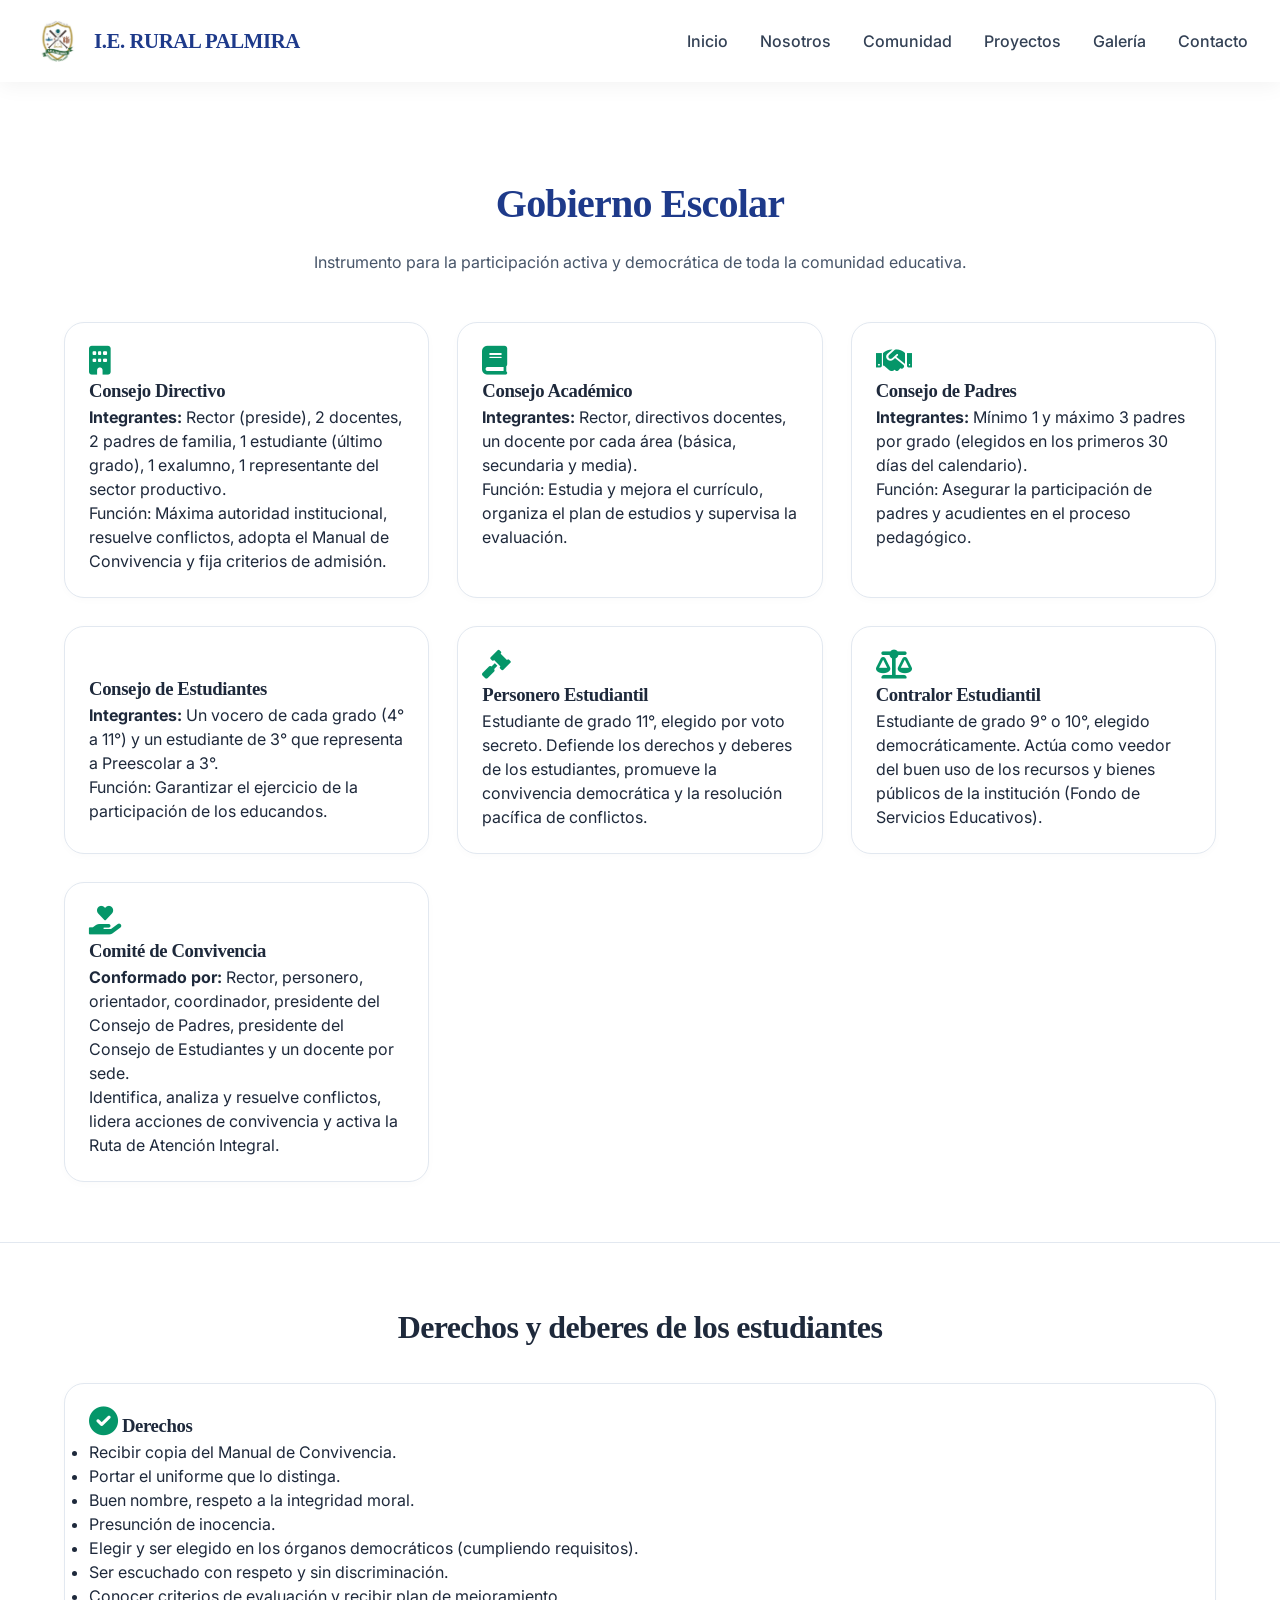
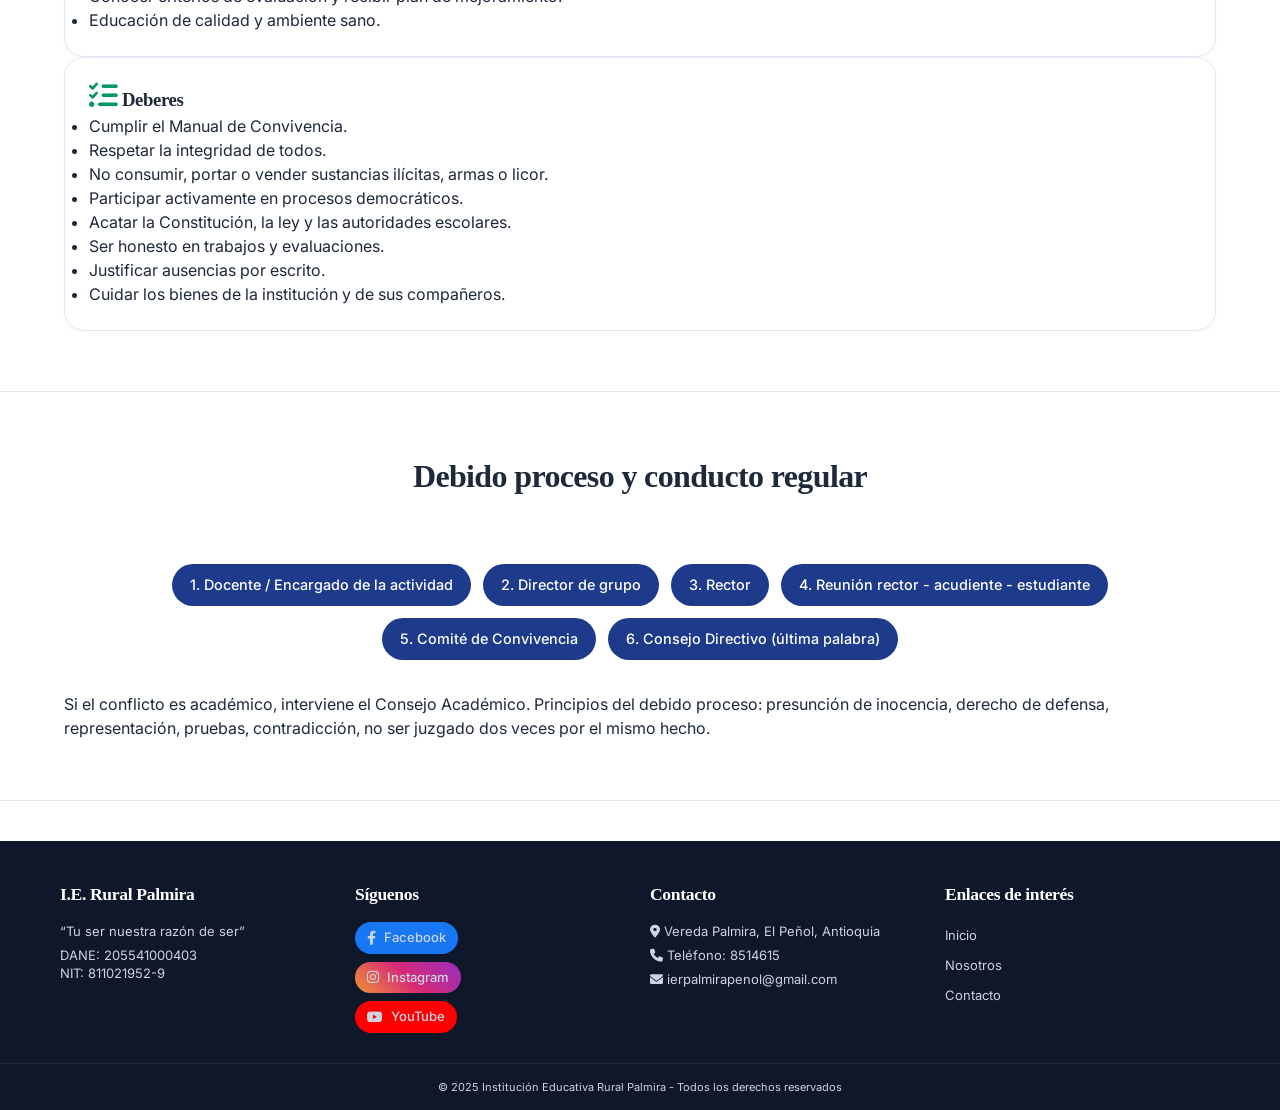
<file: comunidad.html>
<!DOCTYPE html>
<html lang="es">
<head>
    <meta charset="UTF-8">
    <meta name="viewport" content="width=device-width, initial-scale=1.0">
    <title>Comunidad | I.E. Rural Palmira</title>
    <meta name="description" content="Conoce el gobierno escolar, consejo directivo, personero estudiantil, comité de convivencia y el manual de convivencia de la I.E. Rural Palmira.">
<meta name="keywords" content="gobierno escolar Palmira, consejo directivo, personero estudiantil, comité de convivencia, manual de convivencia, derechos y deberes estudiantes">
    <link rel="stylesheet" href="style.css">
    <link href="https://fonts.googleapis.com/css2?family=Inter:opsz,wght@14..32,300;400;600&display=swap" rel="stylesheet">
    <link rel="stylesheet" href="https://cdnjs.cloudflare.com/ajax/libs/font-awesome/6.0.0-beta3/css/all.min.css">
</head>
<body>
    
   <nav>
    <div class="logo">
        <img src="escudo-colegio.jpg" alt="Escudo I.E. Rural Palmira" class="logo-img">
        <span>I.E. RURAL PALMIRA</span>
    </div>
    <div class="nav-links" id="navLinks">
        <a href="index.html">Inicio</a>
        <a href="nosotros.html">Nosotros</a>
        <a href="comunidad.html">Comunidad</a>
        <a href="proyectos.html">Proyectos</a>
        <a href="galeria.html">Galería</a>
        <a href="contacto.html">Contacto</a>
    </div>
    <div class="menu-toggle" id="mobile-menu">
        <i class="fas fa-bars"></i>
    </div>
</nav>

    <main>
        <!-- Gobierno escolar (páginas 12-15) -->
        <section class="section gov-section" id="gobierno">
            <div class="container">
                <h1 class="page-title">Gobierno Escolar</h1>
                <p class="subtitle">Instrumento para la participación activa y democrática de toda la comunidad educativa.</p>

                <div class="org-grid">
                    <div class="org-card">
                        <i class="fas fa-building"></i>
                        <h3>Consejo Directivo</h3>
                        <p><strong>Integrantes:</strong> Rector (preside), 2 docentes, 2 padres de familia, 1 estudiante (último grado), 1 exalumno, 1 representante del sector productivo.</p>
                        <p>Función: Máxima autoridad institucional, resuelve conflictos, adopta el Manual de Convivencia y fija criterios de admisión.</p>
                    </div>
                    <div class="org-card">
                        <i class="fas fa-book"></i>
                        <h3>Consejo Académico</h3>
                        <p><strong>Integrantes:</strong> Rector, directivos docentes, un docente por cada área (básica, secundaria y media).</p>
                        <p>Función: Estudia y mejora el currículo, organiza el plan de estudios y supervisa la evaluación.</p>
                    </div>
                    <div class="org-card">
                        <i class="fas fa-handshake"></i>
                        <h3>Consejo de Padres</h3>
                        <p><strong>Integrantes:</strong> Mínimo 1 y máximo 3 padres por grado (elegidos en los primeros 30 días del calendario).</p>
                        <p>Función: Asegurar la participación de padres y acudientes en el proceso pedagógico.</p>
                    </div>
                    <div class="org-card">
                        <i class="fas fa-users-line"></i>
                        <h3>Consejo de Estudiantes</h3>
                        <p><strong>Integrantes:</strong> Un vocero de cada grado (4° a 11°) y un estudiante de 3° que representa a Preescolar a 3°.</p>
                        <p>Función: Garantizar el ejercicio de la participación de los educandos.</p>
                    </div>
                    <div class="org-card">
                        <i class="fas fa-gavel"></i>
                        <h3>Personero Estudiantil</h3>
                        <p>Estudiante de grado 11°, elegido por voto secreto. Defiende los derechos y deberes de los estudiantes, promueve la convivencia democrática y la resolución pacífica de conflictos.</p>
                    </div>
                    <div class="org-card">
                        <i class="fas fa-scale-balanced"></i>
                        <h3>Contralor Estudiantil</h3>
                        <p>Estudiante de grado 9° o 10°, elegido democráticamente. Actúa como veedor del buen uso de los recursos y bienes públicos de la institución (Fondo de Servicios Educativos).</p>
                    </div>
                    <div class="org-card">
                        <i class="fas fa-hand-holding-heart"></i>
                        <h3>Comité de Convivencia</h3>
                        <p><strong>Conformado por:</strong> Rector, personero, orientador, coordinador, presidente del Consejo de Padres, presidente del Consejo de Estudiantes y un docente por sede.</p>
                        <p>Identifica, analiza y resuelve conflictos, lidera acciones de convivencia y activa la Ruta de Atención Integral.</p>
                    </div>
                </div>
            </div>
        </section>

        <!-- Derechos y deberes (página 40-42) -->
        <section class="section rights-section" id="derechos">
            <div class="container">
                <h2 class="section-title">Derechos y deberes de los estudiantes</h2>
                <div class="rights-grid">
                    <div class="rights-card">
                        <h3><i class="fas fa-check-circle"></i> Derechos</h3>
                        <ul>
                            <li>Recibir copia del Manual de Convivencia.</li>
                            <li>Portar el uniforme que lo distinga.</li>
                            <li>Buen nombre, respeto a la integridad moral.</li>
                            <li>Presunción de inocencia.</li>
                            <li>Elegir y ser elegido en los órganos democráticos (cumpliendo requisitos).</li>
                            <li>Ser escuchado con respeto y sin discriminación.</li>
                            <li>Conocer criterios de evaluación y recibir plan de mejoramiento.</li>
                            <li>Educación de calidad y ambiente sano.</li>
                        </ul>
                    </div>
                    <div class="rights-card">
                        <h3><i class="fas fa-tasks"></i> Deberes</h3>
                        <ul>
                            <li>Cumplir el Manual de Convivencia.</li>
                            <li>Respetar la integridad de todos.</li>
                            <li>No consumir, portar o vender sustancias ilícitas, armas o licor.</li>
                            <li>Participar activamente en procesos democráticos.</li>
                            <li>Acatar la Constitución, la ley y las autoridades escolares.</li>
                            <li>Ser honesto en trabajos y evaluaciones.</li>
                            <li>Justificar ausencias por escrito.</li>
                            <li>Cuidar los bienes de la institución y de sus compañeros.</li>
                        </ul>
                    </div>
                </div>
            </div>
        </section>

        <!-- Conducto regular y debido proceso (página 21) -->
        <section class="section due-process">
            <div class="container">
                <h2 class="section-title">Debido proceso y conducto regular</h2>
                <div class="process-steps">
                    <div class="step">1. Docente / Encargado de la actividad</div>
                    <div class="step">2. Director de grupo</div>
                    <div class="step">3. Rector</div>
                    <div class="step">4. Reunión rector - acudiente - estudiante</div>
                    <div class="step">5. Comité de Convivencia</div>
                    <div class="step">6. Consejo Directivo (última palabra)</div>
                </div>
                <p class="process-note">Si el conflicto es académico, interviene el Consejo Académico. Principios del debido proceso: presunción de inocencia, derecho de defensa, representación, pruebas, contradicción, no ser juzgado dos veces por el mismo hecho.</p>
            </div>
        </section>
    </main>

    <footer>
        <div class="footer-content">
            <div class="footer-section">
                <h3>I.E. Rural Palmira</h3>
                <p>“Tu ser nuestra razón de ser”</p>
                <p>DANE: 205541000403<br>NIT: 811021952-9</p>
            </div>
            
<div class="footer-section">
    <h3>Síguenos</h3>
    <div class="social-buttons">
        <a href="https://www.facebook.com/profile.php?id=61578548332870" target="_blank" class="social-btn facebook">
            <i class="fab fa-facebook-f"></i> Facebook
        </a>
        <a href="https://www.instagram.com/institucionerpalmira" target="_blank" class="social-btn instagram">
            <i class="fab fa-instagram"></i> Instagram
        </a>
        <a href="https://www.youtube.com/@ierpalmira-elpenol3971" target="_blank" class="social-btn youtube">
            <i class="fab fa-youtube"></i> YouTube
        </a>
    </div>
</div>
            
            <div class="footer-section">
                <h3>Contacto</h3>
                <p><i class="fas fa-map-marker-alt"></i> Vereda Palmira, El Peñol, Antioquia</p>
                <p><i class="fas fa-phone"></i> Teléfono: 8514615</p>
                <p><i class="fas fa-envelope"></i> ierpalmirapenol@gmail.com</p>
            </div>
            <div class="footer-section">
                <h3>Enlaces de interés</h3>
                <ul>
                    <li><a href="index.html">Inicio</a></li>
                    <li><a href="nosotros.html">Nosotros</a></li>
                    <li><a href="contacto.html">Contacto</a></li>
                </ul>
            </div>
        </div>
        <div class="footer-bottom">
            <p>© 2025 Institución Educativa Rural Palmira - Todos los derechos reservados</p>
        </div>
    </footer>

    <script src="script.js"></script>
<script>
    // Menú responsive para móviles
    const mobileMenu = document.getElementById('mobile-menu');
    const navLinks = document.getElementById('navLinks');

    if (mobileMenu) {
        mobileMenu.addEventListener('click', function() {
            if (navLinks.style.display === 'flex') {
                navLinks.style.display = 'none';
            } else {
                navLinks.style.display = 'flex';
            }
        });
    }
</script>
</body>
</html>
</file>
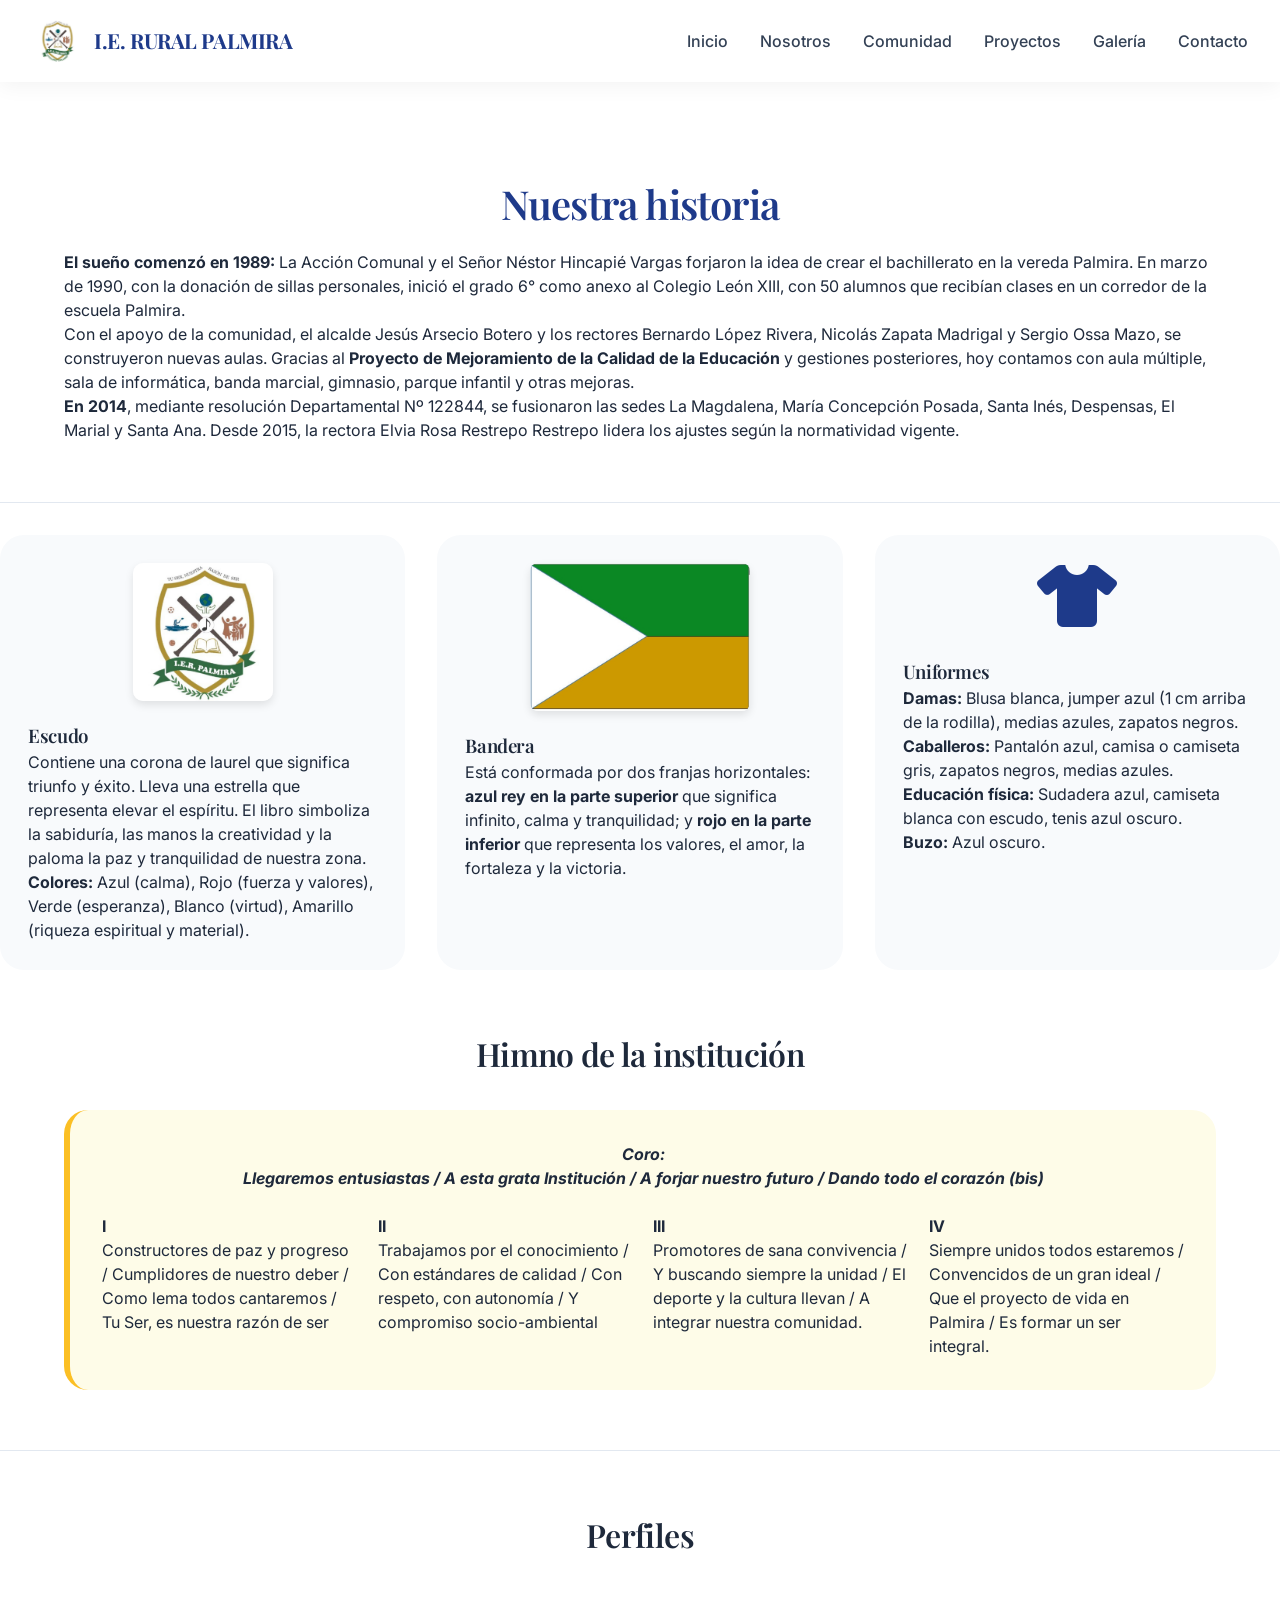
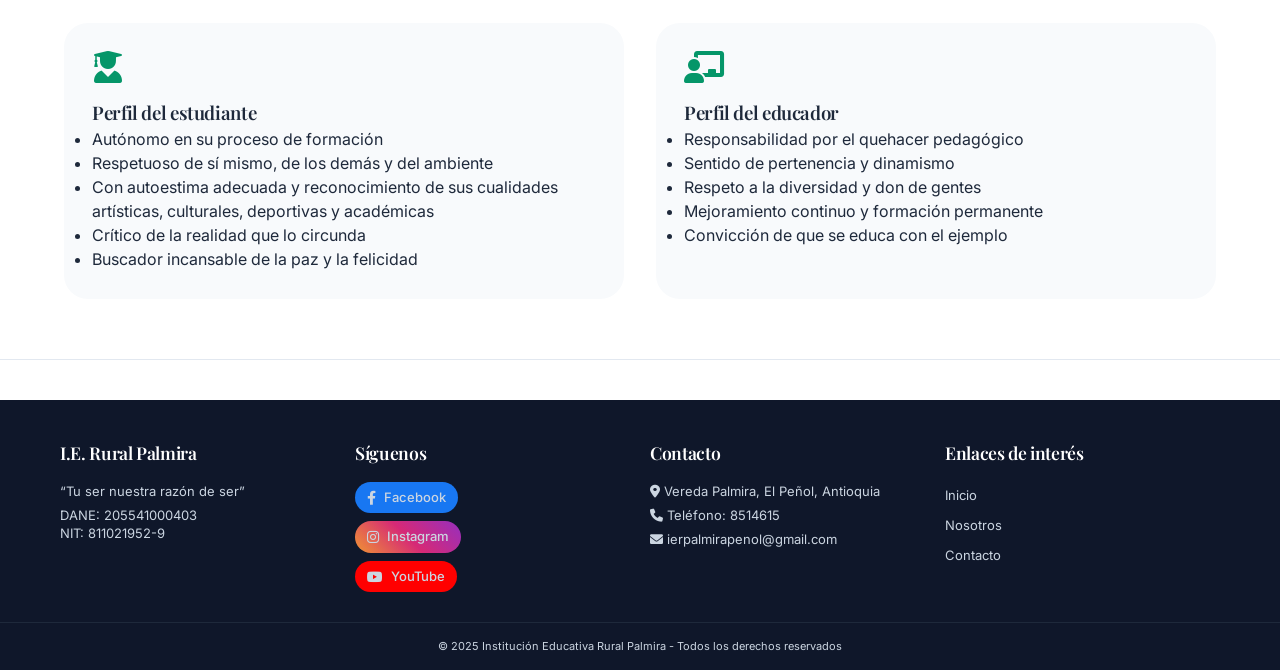
<file: nosotros.html>
<!DOCTYPE html>
<html lang="es">
<head>
    <meta charset="UTF-8">
    <meta name="viewport" content="width=device-width, initial-scale=1.0">
    <title>Nosotros | I.E. Rural Palmira</title>
    <meta name="description" content="Conoce la historia, misión, visión, valores y símbolos de la Institución Educativa Rural Palmira en El Peñol, Antioquia.">
<meta name="keywords" content="historia IE Rural Palmira, misión, visión, valores institucionales, escudo IE Palmira, bandera Palmira, símbolos institucionales, educación rural Antioquia">
    <link rel="stylesheet" href="style.css">
    <link href="https://fonts.googleapis.com/css2?family=Inter:opsz,wght@14..32,300;14..32,400;14..32,600&family=Playfair+Display:ital@0;1&display=swap" rel="stylesheet">
    <link rel="stylesheet" href="https://cdnjs.cloudflare.com/ajax/libs/font-awesome/6.0.0-beta3/css/all.min.css">
</head>
<body>

    <nav>
    <div class="logo">
        <img src="escudo-colegio.jpg" alt="Escudo I.E. Rural Palmira" class="logo-img">
        <span>I.E. RURAL PALMIRA</span>
    </div>
    <div class="nav-links" id="navLinks">
        <a href="index.html">Inicio</a>
        <a href="nosotros.html">Nosotros</a>
        <a href="comunidad.html">Comunidad</a>
        <a href="proyectos.html">Proyectos</a>
        <a href="galeria.html">Galería</a>
        <a href="contacto.html">Contacto</a>
    </div>
    <div class="menu-toggle" id="mobile-menu">
        <i class="fas fa-bars"></i>
    </div>
</nav>
    
    <main>
        <!-- Reseña histórica (extraída del manual páginas 5-6) -->
        <section class="section story-section">
            <div class="container">
                <h1 class="page-title">Nuestra historia</h1>
                <div class="story-content">
                    <p><strong>El sueño comenzó en 1989:</strong> La Acción Comunal y el Señor Néstor Hincapié Vargas forjaron la idea de crear el bachillerato en la vereda Palmira. En marzo de 1990, con la donación de sillas personales, inició el grado 6° como anexo al Colegio León XIII, con 50 alumnos que recibían clases en un corredor de la escuela Palmira.</p>
                    <p>Con el apoyo de la comunidad, el alcalde Jesús Arsecio Botero y los rectores Bernardo López Rivera, Nicolás Zapata Madrigal y Sergio Ossa Mazo, se construyeron nuevas aulas. Gracias al <strong>Proyecto de Mejoramiento de la Calidad de la Educación</strong> y gestiones posteriores, hoy contamos con aula múltiple, sala de informática, banda marcial, gimnasio, parque infantil y otras mejoras.</p>
                    <p><strong>En 2014</strong>, mediante resolución Departamental Nº 122844, se fusionaron las sedes La Magdalena, María Concepción Posada, Santa Inés, Despensas, El Marial y Santa Ana. Desde 2015, la rectora Elvia Rosa Restrepo Restrepo lidera los ajustes según la normatividad vigente.</p>
                </div>
            </div>
        </section>

   <div class="symbols-grid">
    <!-- Tarjeta del Escudo -->
    <div class="symbol-card">
        <div style="text-align: center; margin-bottom: 15px;">
            <img src="escudo-colegio.jpg" alt="Escudo de la Institución" style="width: 140px; height: auto; border-radius: 10px; box-shadow: 0 4px 8px rgba(0,0,0,0.1);">
        </div>
        <h3>Escudo</h3>
        <p>Contiene una corona de laurel que significa triunfo y éxito. Lleva una estrella que representa elevar el espíritu. El libro simboliza la sabiduría, las manos la creatividad y la paloma la paz y tranquilidad de nuestra zona.</p>
        <p class="symbol-colors"><strong>Colores:</strong> Azul (calma), Rojo (fuerza y valores), Verde (esperanza), Blanco (virtud), Amarillo (riqueza espiritual y material).</p>
    </div>

    <!-- Tarjeta de la Bandera -->
    <div class="symbol-card">
        <div style="text-align: center; margin-bottom: 15px;">
            <img src="bandera.jpg" alt="Bandera de la Institución" style="width: 100%; max-width: 220px; height: auto; border-radius: 8px; box-shadow: 0 4px 8px rgba(0,0,0,0.1);">
        </div>
        <h3>Bandera</h3>
        <p>Está conformada por dos franjas horizontales: <strong>azul rey en la parte superior</strong> que significa infinito, calma y tranquilidad; y <strong>rojo en la parte inferior</strong> que representa los valores, el amor, la fortaleza y la victoria.</p>
    </div>

    <!-- Tarjeta de los Uniformes -->
    <div class="symbol-card">
        <div style="text-align: center; margin-bottom: 15px;">
            <i class="fas fa-tshirt" style="font-size: 64px; color: #1e3a8a;"></i>
        </div>
        <h3>Uniformes</h3>
        <p><strong>Damas:</strong> Blusa blanca, jumper azul (1 cm arriba de la rodilla), medias azules, zapatos negros.<br>
        <strong>Caballeros:</strong> Pantalón azul, camisa o camiseta gris, zapatos negros, medias azules.<br>
        <strong>Educación física:</strong> Sudadera azul, camiseta blanca con escudo, tenis azul oscuro.<br>
        <strong>Buzo:</strong> Azul oscuro.</p>
    </div>
</div>
        </section>

        <!-- Himno (página 8 del manual) -->
        <section class="section anthem-section">
            <div class="container">
                <h2 class="section-title">Himno de la institución</h2>
                <div class="anthem-box">
                    <p class="anthem-chorus">Coro:<br>
                    Llegaremos entusiastas / A esta grata Institución / A forjar nuestro futuro / Dando todo el corazón (bis)</p>
                    <div class="anthem-verses">
                        <p><strong>I</strong><br>
                        Constructores de paz y progreso / Cumplidores de nuestro deber / Como lema todos cantaremos / Tu Ser, es nuestra razón de ser</p>
                        <p><strong>II</strong><br>
                        Trabajamos por el conocimiento / Con estándares de calidad / Con respeto, con autonomía / Y compromiso socio-ambiental</p>
                        <p><strong>III</strong><br>
                        Promotores de sana convivencia / Y buscando siempre la unidad / El deporte y la cultura llevan / A integrar nuestra comunidad.</p>
                        <p><strong>IV</strong><br>
                        Siempre unidos todos estaremos / Convencidos de un gran ideal / Que el proyecto de vida en Palmira / Es formar un ser integral.</p>
                    </div>
                </div>
            </div>
        </section>

        <!-- Perfiles del estudiante y educador (páginas 9-10) -->
        <section class="section profiles-section">
            <div class="container">
                <h2 class="section-title">Perfiles</h2>
                <div class="profiles-grid">
                    <div class="profile-card">
                        <i class="fas fa-user-graduate"></i>
                        <h3>Perfil del estudiante</h3>
                        <ul>
                            <li>Autónomo en su proceso de formación</li>
                            <li>Respetuoso de sí mismo, de los demás y del ambiente</li>
                            <li>Con autoestima adecuada y reconocimiento de sus cualidades artísticas, culturales, deportivas y académicas</li>
                            <li>Crítico de la realidad que lo circunda</li>
                            <li>Buscador incansable de la paz y la felicidad</li>
                        </ul>
                    </div>
                    <div class="profile-card">
                        <i class="fas fa-chalkboard-user"></i>
                        <h3>Perfil del educador</h3>
                        <ul>
                            <li>Responsabilidad por el quehacer pedagógico</li>
                            <li>Sentido de pertenencia y dinamismo</li>
                            <li>Respeto a la diversidad y don de gentes</li>
                            <li>Mejoramiento continuo y formación permanente</li>
                            <li>Convicción de que se educa con el ejemplo</li>
                        </ul>
                    </div>
                </div>
            </div>
        </section>
    </main>

    <footer>
        <div class="footer-content">
            <div class="footer-section">
                <h3>I.E. Rural Palmira</h3>
                <p>“Tu ser nuestra razón de ser”</p>
                <p>DANE: 205541000403<br>NIT: 811021952-9</p>
            </div>

<div class="footer-section">
    <h3>Síguenos</h3>
    <div class="social-buttons">
        <a href="https://www.facebook.com/profile.php?id=61578548332870" target="_blank" class="social-btn facebook">
            <i class="fab fa-facebook-f"></i> Facebook
        </a>
        <a href="https://www.instagram.com/institucionerpalmira" target="_blank" class="social-btn instagram">
            <i class="fab fa-instagram"></i> Instagram
        </a>
        <a href="https://www.youtube.com/@ierpalmira-elpenol3971" target="_blank" class="social-btn youtube">
            <i class="fab fa-youtube"></i> YouTube
        </a>
    </div>
</div>
            
            <div class="footer-section">
                <h3>Contacto</h3>
                <p><i class="fas fa-map-marker-alt"></i> Vereda Palmira, El Peñol, Antioquia</p>
                <p><i class="fas fa-phone"></i> Teléfono: 8514615</p>
                <p><i class="fas fa-envelope"></i> ierpalmirapenol@gmail.com</p>
            </div>
            <div class="footer-section">
                <h3>Enlaces de interés</h3>
                <ul>
                    <li><a href="index.html">Inicio</a></li>
                    <li><a href="nosotros.html">Nosotros</a></li>
                    <li><a href="contacto.html">Contacto</a></li>
                </ul>
            </div>
        </div>
        <div class="footer-bottom">
            <p>© 2025 Institución Educativa Rural Palmira - Todos los derechos reservados</p>
        </div>
    </footer>
    
        <script src="script.js"></script>
<script>
    // Menú responsive para móviles
    const mobileMenu = document.getElementById('mobile-menu');
    const navLinks = document.getElementById('navLinks');

    if (mobileMenu) {
        mobileMenu.addEventListener('click', function() {
            if (navLinks.style.display === 'flex') {
                navLinks.style.display = 'none';
            } else {
                navLinks.style.display = 'flex';
            }
        });
    }
</script>
</body>
</html>
</file>
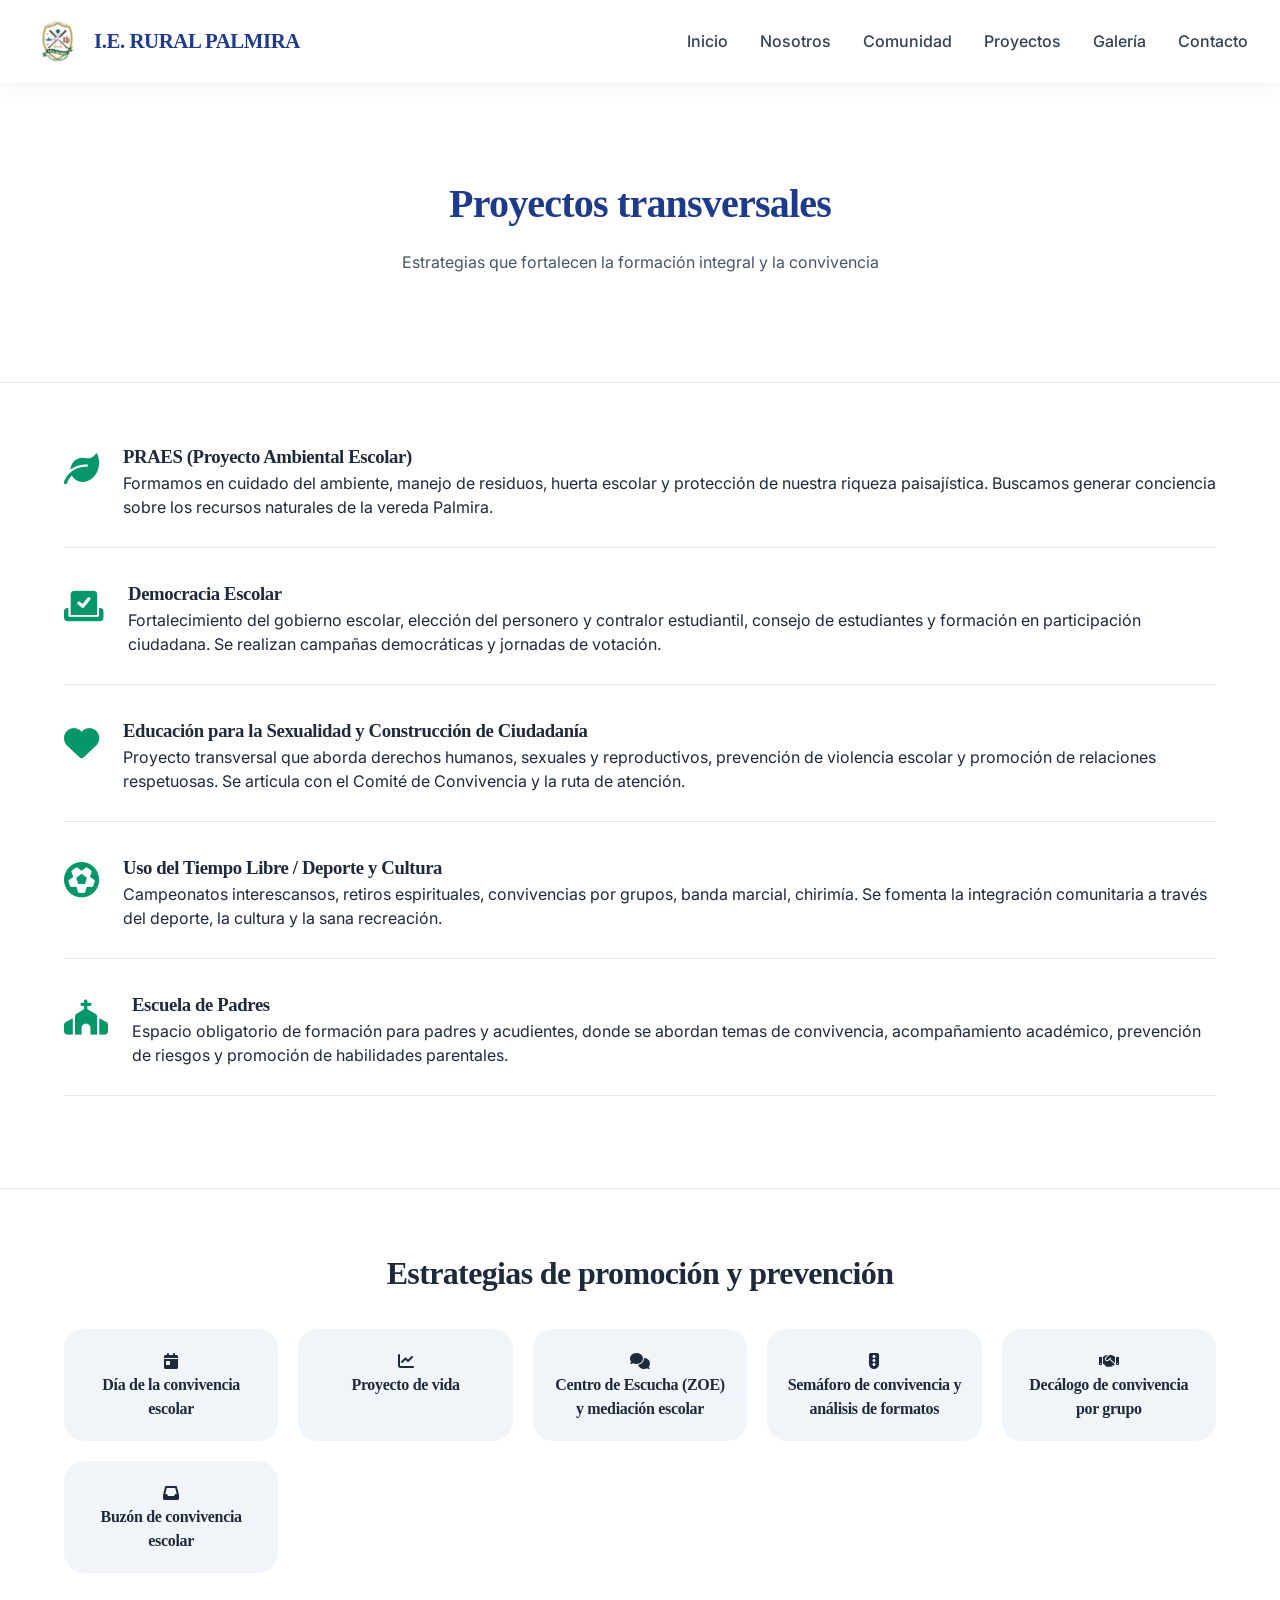
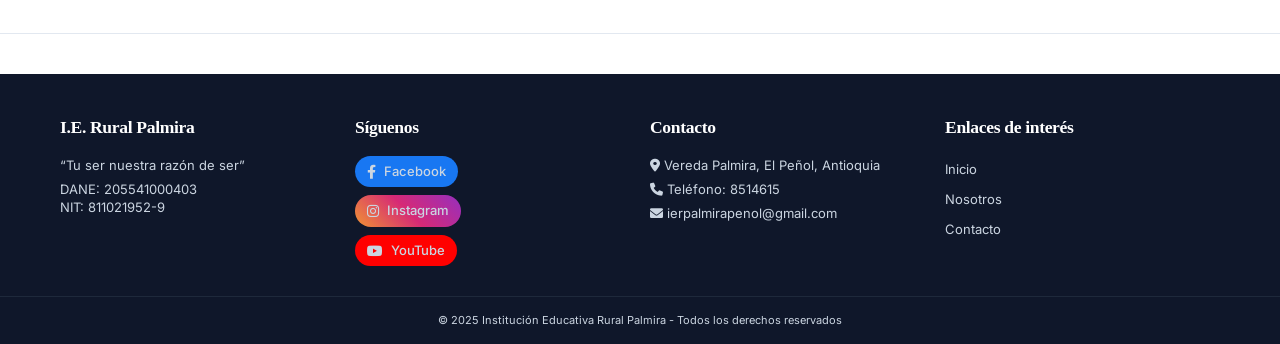
<file: proyectos.html>
<!DOCTYPE html>
<html lang="es">
<head>
    <meta charset="UTF-8">
    <meta name="viewport" content="width=device-width, initial-scale=1.0">
    <title>Proyectos | I.E. Rural Palmira</title>
    <meta name="description" content="Proyectos educativos de la I.E. Rural Palmira: PRAES ambiental, democracia escolar, educación sexual, uso del tiempo libre y deporte.">
<meta name="keywords" content="PRAES Palmira, proyecto ambiental escolar, democracia escolar, educación sexual, deporte escolar, proyectos educativos rurales">
    <link rel="stylesheet" href="style.css">
    <link href="https://fonts.googleapis.com/css2?family=Inter:opsz,wght@300;400;600&display=swap" rel="stylesheet">
    <link rel="stylesheet" href="https://cdnjs.cloudflare.com/ajax/libs/font-awesome/6.0.0-beta3/css/all.min.css">
</head>
<body>
  
    <nav>
    <div class="logo">
        <img src="escudo-colegio.jpg" alt="Escudo I.E. Rural Palmira" class="logo-img">
        <span>I.E. RURAL PALMIRA</span>
    </div>
    <div class="nav-links" id="navLinks">
        <a href="index.html">Inicio</a>
        <a href="nosotros.html">Nosotros</a>
        <a href="comunidad.html">Comunidad</a>
        <a href="proyectos.html">Proyectos</a>
        <a href="galeria.html">Galería</a>
        <a href="contacto.html">Contacto</a>
    </div>
    <div class="menu-toggle" id="mobile-menu">
        <i class="fas fa-bars"></i>
    </div>
</nav>
    
    <main>
        <section class="section projects-hero">
            <div class="container">
                <h1 class="page-title">Proyectos transversales</h1>
                <p class="subtitle">Estrategias que fortalecen la formación integral y la convivencia</p>
            </div>
        </section>

        <section class="section projects-list">
            <div class="container">
                <div class="project-item">
                    <div class="project-icon"><i class="fas fa-leaf"></i></div>
                    <div class="project-content">
                        <h3>PRAES (Proyecto Ambiental Escolar)</h3>
                        <p>Formamos en cuidado del ambiente, manejo de residuos, huerta escolar y protección de nuestra riqueza paisajística. Buscamos generar conciencia sobre los recursos naturales de la vereda Palmira.</p>
                    </div>
                </div>
                <div class="project-item">
                    <div class="project-icon"><i class="fas fa-vote-yea"></i></div>
                    <div class="project-content">
                        <h3>Democracia Escolar</h3>
                        <p>Fortalecimiento del gobierno escolar, elección del personero y contralor estudiantil, consejo de estudiantes y formación en participación ciudadana. Se realizan campañas democráticas y jornadas de votación.</p>
                    </div>
                </div>
                <div class="project-item">
                    <div class="project-icon"><i class="fas fa-heart"></i></div>
                    <div class="project-content">
                        <h3>Educación para la Sexualidad y Construcción de Ciudadanía</h3>
                        <p>Proyecto transversal que aborda derechos humanos, sexuales y reproductivos, prevención de violencia escolar y promoción de relaciones respetuosas. Se articula con el Comité de Convivencia y la ruta de atención.</p>
                    </div>
                </div>
                <div class="project-item">
                    <div class="project-icon"><i class="fas fa-futbol"></i></div>
                    <div class="project-content">
                        <h3>Uso del Tiempo Libre / Deporte y Cultura</h3>
                        <p>Campeonatos interescansos, retiros espirituales, convivencias por grupos, banda marcial, chirimía. Se fomenta la integración comunitaria a través del deporte, la cultura y la sana recreación.</p>
                    </div>
                </div>
                <div class="project-item">
                    <div class="project-icon"><i class="fas fa-church"></i></div>
                    <div class="project-content">
                        <h3>Escuela de Padres</h3>
                        <p>Espacio obligatorio de formación para padres y acudientes, donde se abordan temas de convivencia, acompañamiento académico, prevención de riesgos y promoción de habilidades parentales.</p>
                    </div>
                </div>
            </div>
        </section>

        <!-- Estrategias de promoción y prevención (página 17-18) -->
        <section class="section strategies">
            <div class="container">
                <h2 class="section-title">Estrategias de promoción y prevención</h2>
                <div class="strategies-grid">
                    <div class="strategy-card">
                        <i class="fas fa-calendar-day"></i>
                        <h4>Día de la convivencia escolar</h4>
                    </div>
                    <div class="strategy-card">
                        <i class="fas fa-chart-line"></i>
                        <h4>Proyecto de vida</h4>
                    </div>
                    <div class="strategy-card">
                        <i class="fas fa-comments"></i>
                        <h4>Centro de Escucha (ZOE) y mediación escolar</h4>
                    </div>
                    <div class="strategy-card">
                        <i class="fas fa-traffic-light"></i>
                        <h4>Semáforo de convivencia y análisis de formatos</h4>
                    </div>
                    <div class="strategy-card">
                        <i class="fas fa-handshake"></i>
                        <h4>Decálogo de convivencia por grupo</h4>
                    </div>
                    <div class="strategy-card">
                        <i class="fas fa-inbox"></i>
                        <h4>Buzón de convivencia escolar</h4>
                    </div>
                </div>
            </div>
        </section>
    </main>

    <footer>
        <div class="footer-content">
            <div class="footer-section">
                <h3>I.E. Rural Palmira</h3>
                <p>“Tu ser nuestra razón de ser”</p>
                <p>DANE: 205541000403<br>NIT: 811021952-9</p>
            </div>
            
<div class="footer-section">
    <h3>Síguenos</h3>
    <div class="social-buttons">
        <a href="https://www.facebook.com/profile.php?id=61578548332870" target="_blank" class="social-btn facebook">
            <i class="fab fa-facebook-f"></i> Facebook
        </a>
        <a href="https://www.instagram.com/institucionerpalmira" target="_blank" class="social-btn instagram">
            <i class="fab fa-instagram"></i> Instagram
        </a>
        <a href="https://www.youtube.com/@ierpalmira-elpenol3971" target="_blank" class="social-btn youtube">
            <i class="fab fa-youtube"></i> YouTube
        </a>
    </div>
</div>
            
            <div class="footer-section">
                <h3>Contacto</h3>
                <p><i class="fas fa-map-marker-alt"></i> Vereda Palmira, El Peñol, Antioquia</p>
                <p><i class="fas fa-phone"></i> Teléfono: 8514615</p>
                <p><i class="fas fa-envelope"></i> ierpalmirapenol@gmail.com</p>
            </div>
            <div class="footer-section">
                <h3>Enlaces de interés</h3>
                <ul>
                    <li><a href="index.html">Inicio</a></li>
                    <li><a href="nosotros.html">Nosotros</a></li>
                    <li><a href="contacto.html">Contacto</a></li>
                </ul>
            </div>
        </div>
        <div class="footer-bottom">
            <p>© 2025 Institución Educativa Rural Palmira - Todos los derechos reservados</p>
        </div>
    </footer>

        <script src="script.js"></script>
   <script>
    // Menú responsive para móviles
    const mobileMenu = document.getElementById('mobile-menu');
    const navLinks = document.getElementById('navLinks');

    if (mobileMenu) {
        mobileMenu.addEventListener('click', function() {
            if (navLinks.style.display === 'flex') {
                navLinks.style.display = 'none';
            } else {
                navLinks.style.display = 'flex';
            }
        });
    }
</script>
    
</body>
</html>
</file>
<file: style.css>
/* ===== RESET Y BASE ===== */
* {
    margin: 0;
    padding: 0;
    box-sizing: border-box;
}

body {
    font-family: 'Inter', sans-serif;
    color: #1e293b;
    line-height: 1.5;
    background-color: #ffffff;
}

.container {
    max-width: 1200px;
    margin: 0 auto;
    padding: 0 24px;
}

/* ===== TIPOGRAFÍA ===== */
h1, h2, h3, h4, .hero-title, .logo span {
    font-family: 'Playfair Display', serif;
    font-weight: 600;
    letter-spacing: -0.02em;
}

.section-title {
    font-size: 2rem;
    text-align: center;
    margin-bottom: 2rem;
    position: relative;
    display: inline-block;
    width: 100%;
}

.title-line {
    display: block;
    width: 80px;
    height: 3px;
    background: #059669;
    margin: 12px auto 0;
    border-radius: 2px;
}

/* ===== NAVEGACIÓN ===== */
nav {
    background: #ffffff;
    padding: 1rem 2rem;
    display: flex;
    justify-content: space-between;
    align-items: center;
    box-shadow: 0 4px 20px rgba(0,0,0,0.05);
    position: sticky;
    top: 0;
    z-index: 1000;
}

.menu-toggle {
    display: none;
    font-size: 24px;
    cursor: pointer;
    color: #1e3a8a;
}
.logo {
    display: flex;
    align-items: center;
    gap: 12px;
}

/* Estilos para el logo con escudo */
.logo-img {
    width: 50px;
    height: 50px;
    border-radius: 50%;
    object-fit: cover;
    background: white;
    padding: 4px;
}

.logo span {
    font-size: 1.3rem;
    color: #1e3a8a;
    font-weight: 700;
}

.nav-links a {
    margin-left: 28px;
    text-decoration: none;
    color: #334155;
    font-weight: 500;
    transition: color 0.2s;
}

.nav-links a:hover, .nav-links a.active {
    color: #059669;
    border-bottom: 2px solid #059669;
    padding-bottom: 4px;
}

.menu-toggle {
    display: none;
    font-size: 1.8rem;
    cursor: pointer;
    color: #1e3a8a;
}

/* ===== HERO ===== */
.hero {
   background: linear-gradient(rgba(0,0,0,0.6), rgba(0,0,0,0.5)), url('colegio-fondo.png');
    background-size: cover;
    background-position: center 30%;
    min-height: 550px;
    display: flex;
    align-items: center;
    justify-content: center;
    text-align: center;
    color: white;
}

.hero-overlay {
    max-width: 800px;
    padding: 20px;
}

.hero-title {
    font-size: 3rem;
    margin-bottom: 1rem;
    font-weight: 700;
}

.hero-subtitle {
    font-size: 1.2rem;
    margin-bottom: 2rem;
    opacity: 0.9;
}

.btn {
    display: inline-block;
    padding: 12px 28px;
    border-radius: 40px;
    text-decoration: none;
    font-weight: 600;
    transition: all 0.2s;
}

.btn-primary {
    background-color: #059669;
    color: white;
    border: none;
}

.btn-primary:hover {
    background-color: #047857;
    transform: translateY(-2px);
}

/* ===== MISION/VISION ===== */
.mission-vision {
    padding: 60px 0;
    background: #f8fafc;
}

.mv-grid {
    display: flex;
    gap: 32px;
    flex-wrap: wrap;
}

.mv-card {
    flex: 1;
    background: white;
    padding: 32px;
    border-radius: 24px;
    box-shadow: 0 10px 25px -5px rgba(0,0,0,0.05);
    text-align: center;
}

.mv-card i {
    font-size: 2.5rem;
    color: #059669;
    margin-bottom: 20px;
}

.mv-card h2 {
    margin-bottom: 1rem;
    color: #1e3a8a;
}

/* ===== VALORES ===== */
.values {
    padding: 60px 0;
}

.values-grid {
    display: flex;
    gap: 32px;
    margin-top: 32px;
    flex-wrap: wrap;
}

.value-card {
    flex: 1;
    background: #f1f5f9;
    padding: 32px 24px;
    border-radius: 24px;
    text-align: center;
    transition: transform 0.2s;
}

.value-card:hover {
    transform: translateY(-6px);
}

.value-icon {
    font-size: 2.8rem;
    color: #059669;
    margin-bottom: 20px;
}

.value-card h3 {
    margin-bottom: 12px;
    color: #1e3a8a;
}

/* ===== QUOTE ===== */
.quote-section {
    background: #0f172a;
    color: white;
    padding: 60px 30px;
    text-align: center;
    font-style: italic;
    font-size: 1.3rem;
}

.quote-section span {
    display: block;
    margin-top: 20px;
    font-weight: 300;
    font-size: 0.9rem;
}

/* ===== QUICK LINKS ===== */
.quick-links {
    padding: 60px 0;
}

.links-grid {
    display: flex;
    gap: 24px;
    flex-wrap: wrap;
}

.link-card {
    flex: 1;
    background: #f8fafc;
    padding: 30px 20px;
    text-align: center;
    text-decoration: none;
    color: #1e293b;
    border-radius: 20px;
    transition: all 0.2s;
    border: 1px solid #e2e8f0;
}

.link-card i {
    font-size: 2rem;
    color: #059669;
    margin-bottom: 16px;
}

.link-card:hover {
    background: #ffffff;
    box-shadow: 0 20px 25px -12px rgba(0,0,0,0.1);
    transform: scale(1.02);
}

/* ===== PÁGINAS INTERNAS ===== */
.page-title {
    font-size: 2.5rem;
    text-align: center;
    margin: 2rem 0 1rem;
    color: #1e3a8a;
}

.subtitle {
    text-align: center;
    color: #475569;
    margin-bottom: 3rem;
}

.section {
    padding: 60px 0;
    border-bottom: 1px solid #e2e8f0;
}

/* Nosotros: símbolos */
.symbols-grid, .profiles-grid {
    display: flex;
    gap: 32px;
    flex-wrap: wrap;
    margin-top: 32px;
}

.symbol-card, .profile-card {
    flex: 1;
    background: #f8fafc;
    padding: 28px;
    border-radius: 24px;
}

.symbol-card i, .profile-card i {
    font-size: 2rem;
    color: #059669;
    margin-bottom: 16px;
}
.flag-sample {
    margin-top: 16px;
    border-radius: 8px;
    overflow: hidden;
}
.flag-blue {
    background: #1e3a8a;
    height: 35px;
    width: 100%;
}
.flag-red {
    background: #dc2626;
    height: 35px;
}
.anthem-box {
    background: #fefce8;
    padding: 32px;
    border-radius: 24px;
    border-left: 6px solid #fbbf24;
}
.anthem-chorus {
    font-weight: bold;
    font-style: italic;
    margin-bottom: 24px;
    text-align: center;
}
.anthem-verses {
    display: grid;
    grid-template-columns: repeat(auto-fit, minmax(200px,1fr));
    gap: 20px;
}

/* Comunidad: órganos */
.org-grid {
    display: grid;
    grid-template-columns: repeat(auto-fill, minmax(300px,1fr));
    gap: 28px;
    margin-top: 32px;
}
.org-card, .rights-card {
    background: white;
    border: 1px solid #e2e8f0;
    border-radius: 20px;
    padding: 24px;
    box-shadow: 0 2px 8px rgba(0,0,0,0.02);
}
.org-card i, .rights-card i {
    font-size: 1.8rem;
    color: #059669;
}
.process-steps {
    display: flex;
    flex-wrap: wrap;
    gap: 12px;
    justify-content: center;
    margin: 32px 0;
}
.step {
    background: #1e3a8a;
    color: white;
    padding: 10px 18px;
    border-radius: 40px;
    font-weight: 500;
    font-size: 0.9rem;
}

/* Proyectos */
.project-item {
    display: flex;
    gap: 24px;
    background: #fff;
    margin-bottom: 32px;
    border-bottom: 1px solid #e2e8f0;
    padding-bottom: 28px;
    align-items: flex-start;
}
.project-icon {
    font-size: 2.2rem;
    color: #059669;
}
.strategies-grid {
    display: grid;
    grid-template-columns: repeat(auto-fill, minmax(180px,1fr));
    gap: 20px;
}
.strategy-card {
    background: #f1f5f9;
    padding: 20px;
    text-align: center;
    border-radius: 20px;
}

/* Contacto */
.contact-grid {
    display: grid;
    grid-template-columns: 1fr 1fr;
    gap: 40px;
    margin: 40px 0;
}
.info-card {
    margin-bottom: 32px;
}
.info-card i {
    font-size: 1.6rem;
    color: #059669;
    margin-right: 12px;
    width: 40px;
}
.contact-form {
    background: #f8fafc;
    padding: 32px;
    border-radius: 24px;
}
.form-group {
    margin-bottom: 20px;
}
.form-group input, .form-group textarea {
    width: 100%;
    padding: 14px 16px;
    border: 1px solid #cbd5e1;
    border-radius: 16px;
    font-family: inherit;
}
.form-group input:focus, .form-group textarea:focus {
    outline: none;
    border-color: #059669;
}
.form-note {
    margin-top: 20px;
    font-size: 0.85rem;
    color: #64748b;
    text-align: center;
}

/* ===== FOOTER ===== */
footer {
    background: #0f172a;
    color: #cbd5e1;
    padding-top: 40px;
    margin-top: 40px;
}

.footer-content {
    max-width: 1200px;
    margin: 0 auto;
    padding: 0 20px 30px;
    display: flex;
    flex-wrap: wrap;
    justify-content: space-between;
    gap: 20px;
}

.footer-section {
    flex: 1;
    min-width: 160px;
}

.footer-section h3 {
    color: white;
    margin-bottom: 15px;
    font-size: 1.1rem;
    font-weight: 600;
}

.footer-section p {
    margin-bottom: 6px;
    font-size: 13px;
    line-height: 1.4;
}

.footer-section ul {
    list-style: none;
    padding: 0;
    margin: 0;
}

.footer-section ul li {
    margin-bottom: 6px;
}

.footer-section a {
    color: #cbd5e1;
    text-decoration: none;
    font-size: 13px;
}

.footer-section a:hover {
    color: white;
}

/* Botones de redes sociales compactos */
.social-buttons {
    display: flex;
    flex-direction: column;
    gap: 8px;
    margin-top: 5px;
}

.social-btn {
    display: inline-flex;
    align-items: center;
    gap: 8px;
    padding: 6px 12px;
    border-radius: 25px;
    text-decoration: none;
    font-weight: 500;
    font-size: 12px;
    transition: all 0.2s ease;
    color: white;
    width: fit-content;
}

.social-btn i {
    font-size: 14px;
}

.social-btn.facebook {
    background: #1877f2;
}
.social-btn.facebook:hover {
    background: #145dbf;
    transform: translateY(-2px);
}

.social-btn.instagram {
    background: linear-gradient(45deg, #f09433, #d62976, #962fbf);
}
.social-btn.instagram:hover {
    transform: translateY(-2px);
}

.social-btn.youtube {
    background: #ff0000;
}
.social-btn.youtube:hover {
    background: #cc0000;
    transform: translateY(-2px);
}

.footer-bottom {
    text-align: center;
    padding: 15px;
    border-top: 1px solid #1e293b;
    font-size: 11px;
}

/* ===== PORTAL DE CALIFICACIONES EN EL NAV ===== */
.nav-brand {
    display: flex;
    align-items: center;
    gap: 16px;
}

.btn-portal-nav {
    display: inline-flex;
    align-items: center;
    gap: 8px;
    padding: 10px 18px;
    background: linear-gradient(135deg, #1e3a8a, #059669);
    color: #ffffff !important;
    text-decoration: none;
    border-radius: 30px;
    font-family: 'Inter', sans-serif;
    font-weight: 600;
    font-size: 14px;
    line-height: 1;
    box-shadow: 0 4px 12px -2px rgba(5, 150, 105, 0.4);
    transition: transform 0.2s ease, box-shadow 0.2s ease;
    white-space: nowrap;
}

.btn-portal-nav:hover {
    transform: translateY(-2px);
    box-shadow: 0 8px 18px -2px rgba(5, 150, 105, 0.55);
    color: #ffffff !important;
}

.btn-portal-nav:focus-visible {
    outline: 3px solid #fbbf24;
    outline-offset: 3px;
}

.btn-portal-nav i {
    font-size: 16px;
}

@media (max-width: 900px) {
    .btn-portal-nav span {
        display: none;
    }
    .btn-portal-nav {
        padding: 10px 12px;
    }
}

@media (max-width: 480px) {
    .nav-brand .logo span {
        display: none;
    }
    .nav-brand {
        gap: 10px;
    }
}
/* ===== RESPONSIVE PARA MÓVILES ===== */
@media (max-width: 768px) {
    /* Menú de hamburguesa */
    .menu-toggle {
        display: block;
    }
    
    .nav-links {
        display: none;
        flex-direction: column;
        width: 100%;
        background: white;
        position: absolute;
        top: 70px;
        left: 0;
        padding: 20px;
        box-shadow: 0 10px 20px rgba(0,0,0,0.1);
        z-index: 999;
    }
    
    .nav-links.active {
        display: flex;
    }
    
    .nav-links a {
        margin: 10px 0;
        padding: 10px;
    }
    
    /* Footer responsive */
    .footer-content {
        flex-direction: column;
        text-align: center;
        gap: 25px;
    }
    
    .social-buttons {
        align-items: center;
    }
    
    .social-btn {
        justify-content: center;
    }
}


/* Evita desborde del nav entre 769px y 1000px */
@media (min-width: 769px) and (max-width: 1000px) {
    .nav-links a {
        margin-left: 14px;
        font-size: 14px;
    }
    .logo span {
        font-size: 1rem;
    }
    .btn-portal-nav span {
        display: none;
    }
    .btn-portal-nav {
        padding: 10px 12px;
    }
}
</file>
